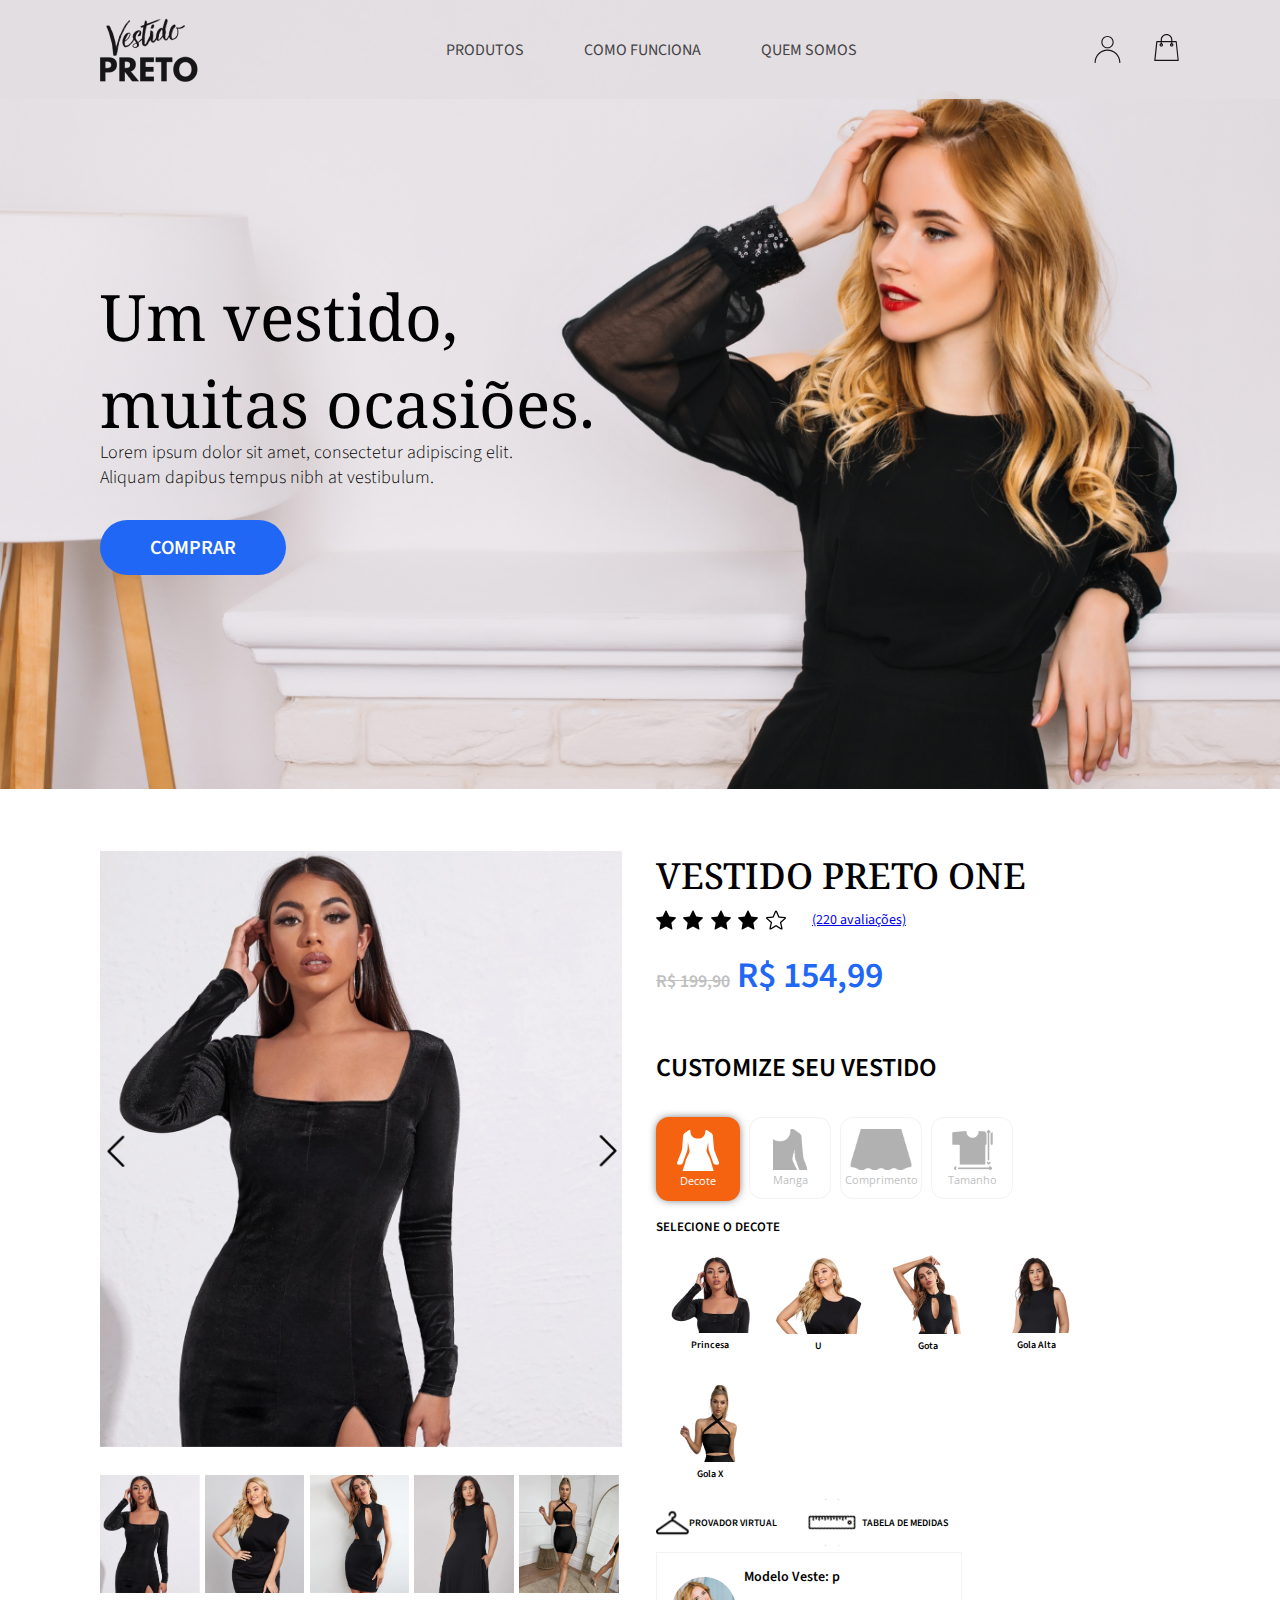
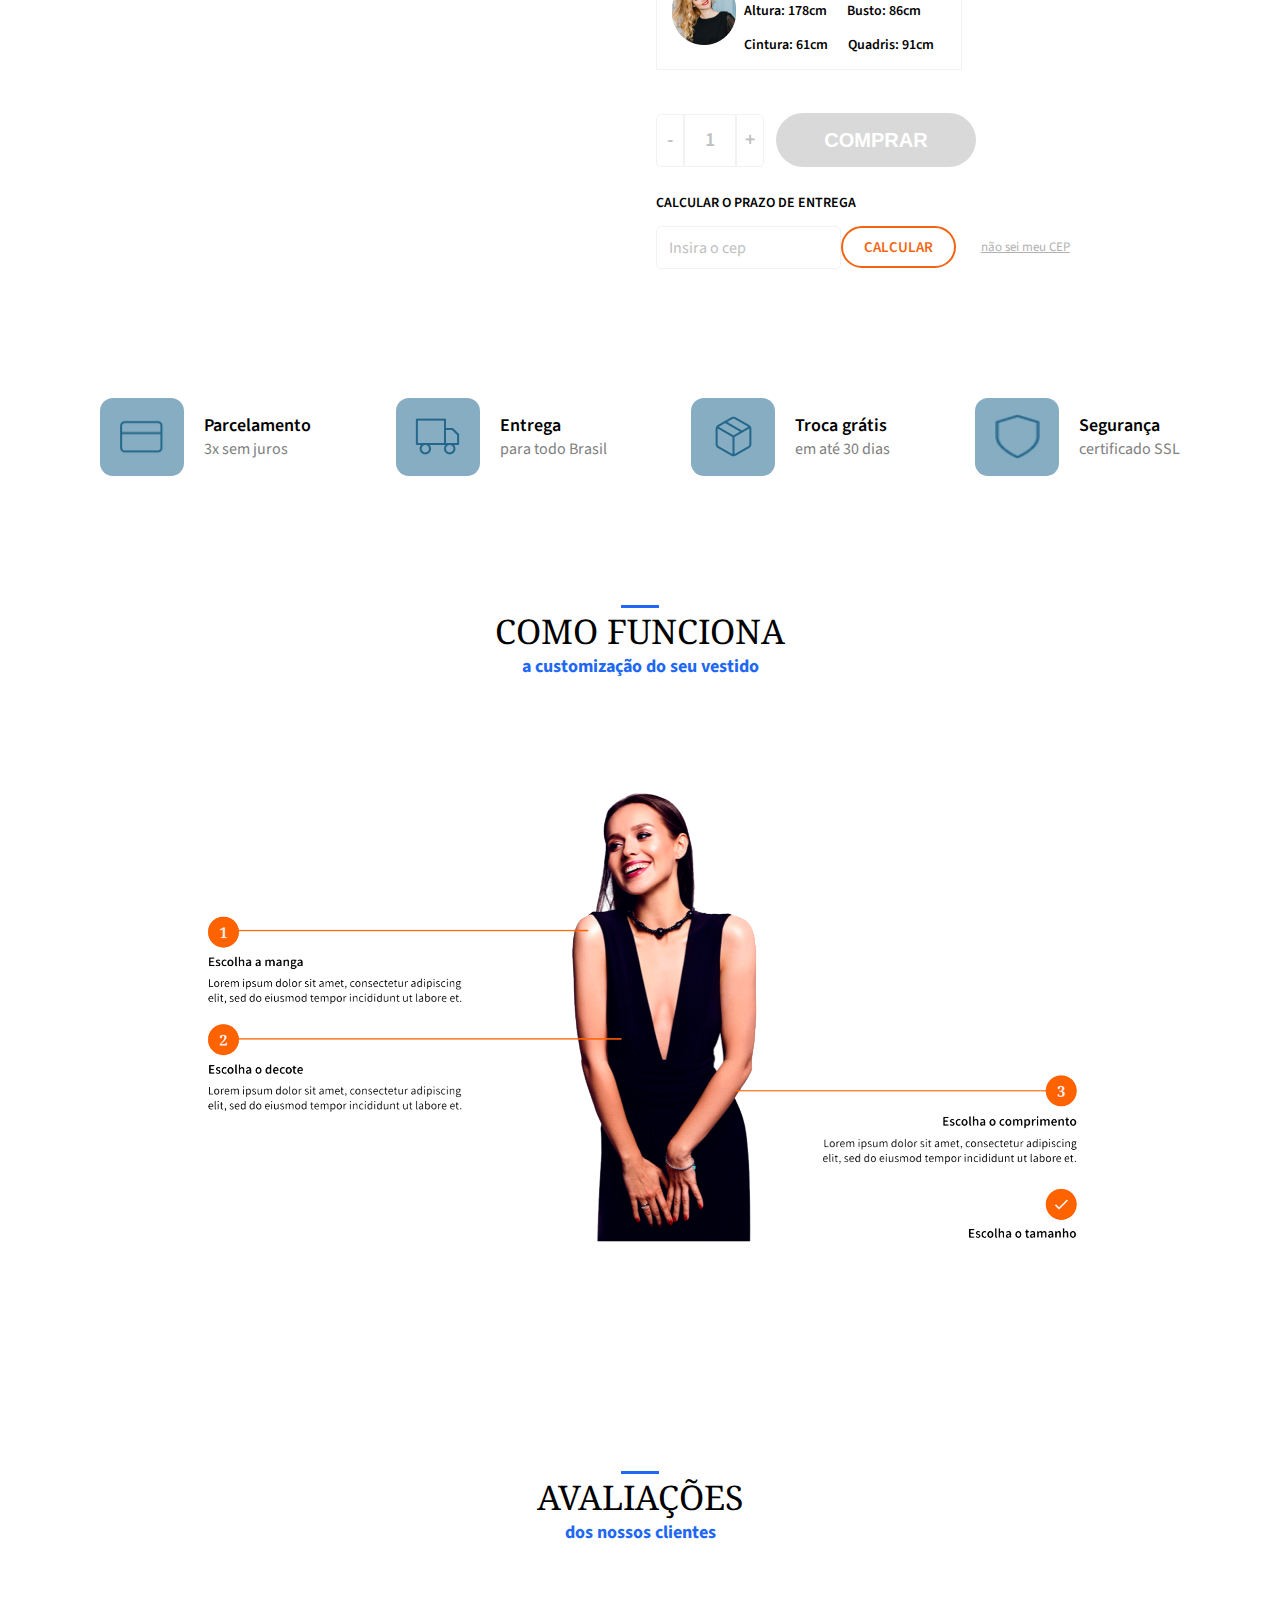
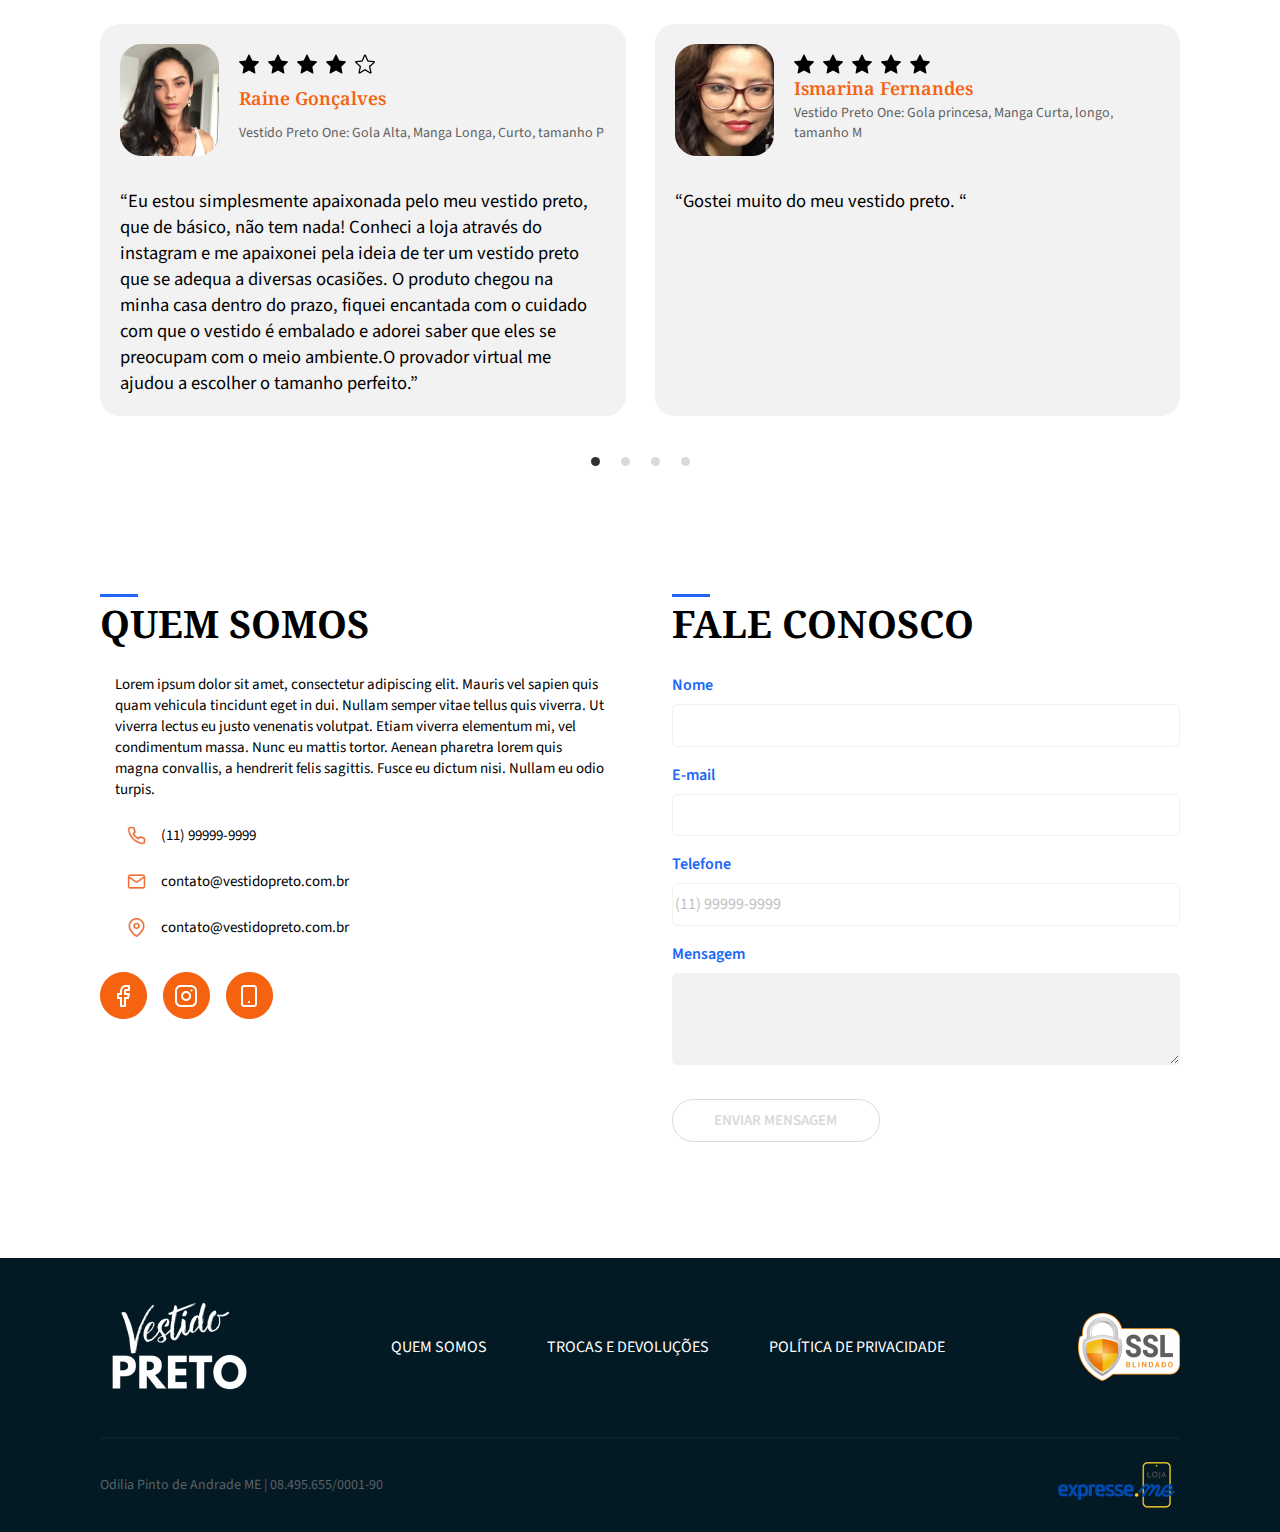
<file: index.html>
<!DOCTYPE html>
<html lang="en">
  <head>
    <meta charset="UTF-8" />
    <meta name="viewport" content="width=device-width, initial-scale=1.0" />
    <link rel="stylesheet" type="text/css" href="css/style.css" />
    <link rel="shortcut icon" href="./img/favicon.ico" />
    <link rel="preconnect" href="https://fonts.gstatic.com" />
    <link
      href="https://fonts.googleapis.com/css2?family=Noto+Serif&family=Open+Sans&display=swap"
      rel="stylesheet"
    />
    <link rel="preconnect" href="https://fonts.gstatic.com" />
    <link
      href="https://fonts.googleapis.com/css2?family=Source+Sans+Pro&display=swap"
      rel="stylesheet"
    />

    <title>Vestido Preto</title>
  </head>
  <body>
    <nav class="menu">
      <div class="page-width">
        <div class="conteudo-menu index">
          <div class="menu-hamburguer">
            <a class="botao-menu">
              <span class="hamburguer"></span>
              <span class="hamburguer"></span>
              <span class="hamburguer"></span>
              <span class="hamburguer"></span>
            </a>
          </div>

          <a class="logo" href="index.html"
            ><img src="img/logo-preto.png" alt=""
          /></a>
          <ul>
            <li><a href="#produto">PRODUTOS </a></li>
            <li><a href="#funciona">COMO FUNCIONA</a></li>
            <li><a href="#quem-somos">QUEM SOMOS</a></li>
          </ul>
          <div class="usuario">
            <a href="./login.html">
              <img src="img/user.svg" alt="" />
            </a>
            <div class="container-carrinho">
              <img src="img/shopping-bag.svg" alt="" />
              <div class="badge">
                <span></span>
              </div>
              <div class="carrinho">
                <span>Itens adicionado ao carrinho</span>
                <div class="container"></div>
                <a href="./carrinho.html">FINALIZAR COMPRA</a>
              </div>
            </div>
          </div>
        </div>
      </div>
    </nav>
    <div class="tabela-medidas">
      <div class="content">
        <div class="sup">
          <img src="./img/logo-preto.png" alt="" />
          <img class="fechar" src="./img/x.png" alt="" />
        </div>

        <div class="conteudo-tabela">
          <div class="imagem"></div>
          <div class="tabela">
            <h1>TABELA DE MEDIDAS</h1>
            <h2>Compare as medidas do seu corpo com esta tabela</h2>
            <table>
              <tr>
                <th class="vazio"></th>
                <th>BUSTO</th>
                <th>CINTURA</th>
                <th>QUADRIL</th>
              </tr>
              <tr>
                <td>PP</td>
                <td>80-87</td>
                <td>62-69</td>
                <td>88-95</td>
              </tr>
              <tr>
                <td>P</td>
                <td>88-95</td>
                <td>70-77</td>
                <td>96-103</td>
              </tr>
              <tr>
                <td>M</td>
                <td>96-105</td>
                <td>78-87</td>
                <td>104-111</td>
              </tr>
              <tr>
                <td>G</td>
                <td>105-111</td>
                <td>88-93</td>
                <td>112-119</td>
              </tr>
              <tr>
                <td>GG</td>
                <td>105-111</td>
                <td>94-98</td>
                <td>120-124</td>
              </tr>
            </table>
          </div>
        </div>
        <div class="botoes-tabela">
          <a class="provador">PROVADOR VIRTUAL</a>
          <a class="fita-metrica"
            ><img src="./img/print.png" alt="" />FITA MÉTRICA</a
          >
        </div>
      </div>
    </div>
    <div class="provador-virtual">
      <div class="content">
        <div class="sup">
          <img src="./img/logo-preto.png" alt="" />
          <img class="fechar" src="./img/x.png" alt="" />
        </div>
        <h1>DESCUBRA SEU TAMANHO</h1>
        <h2>
          Preencha os campos para podermos recomendar o tamanho ideal para você
        </h2>
        <h2 class="titulo-genero">Gênero</h2>
        <div class="genero">
          <a class="FEMININO">
            <img src="./img/feminino.png" alt="" />FEMININO</a
          >
          <a class="MASCULINO"
            ><img src="./img/masculino.png" alt="" />MASCULINO</a
          >
        </div>
        <form>
          <div class="input">
            <label for="">ALTURA</label>
            <input type="number" />
            <span>CM</span>
          </div>
          <div class="input">
            <label for="">ALTURA</label>
            <input type="number" />
            <span>KG</span>
          </div>
          <div class="input">
            <label for="">ALTURA</label>
            <input type="number" />
            <span>ANOS</span>
          </div>
        </form>
        <div class="proximo">
          <a>PRÓXIMO</a>
        </div>
      </div>
    </div>
    <nav class="menu-lateral">
      <div class="botao-x">x</div>

      <ul>
        <li><a href="#produto">PRODUTOS </a></li>
        <li><a href="#funciona">COMO FUNCIONA</a></li>
        <li><a href="#quem-somos">QUEM SOMOS</a></li>
      </ul>
      <ul class="menu-secundario">
        <li><a>Minha conta </a></li>
        <li><a>Trocas e devoluções</a></li>
        <li><a>Política de Privacidade</a></li>
      </ul>
    </nav>
    <div class="overlay-menu"></div>
    <section class="banner">
      <img src="img/bg-header.png" alt="" />
      <div class="texto">
        <h1>Um vestido, muitas ocasiões.</h1>
        <p>
          Lorem ipsum dolor sit amet, consectetur adipiscing elit. Aliquam
          dapibus tempus nibh at vestibulum.
        </p>
        <a href="#produto">Comprar</a>
      </div>
    </section>

    <section id="produto">
      <div class="page-width">
        <div class="conteudo-produto">
          <div class="foto">
            <div class="exibicao">
              <div class="interacao">
                <a class="previous">
                  <img src="img/next 1.svg" alt="" />
                </a>
                <a class="next">
                  <img src="img/next 1.svg" alt="" />
                </a>
              </div>
              <div class="">
                <img src="img/princesa/1.png" alt="" />
              </div>
              <div class="inativo">
                <img src="img/U/1.png" alt="" />
              </div>
              <div class="inativo">
                <img src="img/Gota/1.png" alt="" />
              </div>
              <div class="inativo">
                <img src="img/Gola-alta/1.png" alt="" />
              </div>
              <div class="inativo">
                <img src="img/X/1.png" alt="" />
              </div>
            </div>
            <div class="galeria">
              <a class="ativo">
                <img src="img/princesa/1.png" alt="" />
              </a>
              <a>
                <img src="img/U/1.png" alt="" />
              </a>
              <a>
                <img src="img/Gota/1.png" alt="" />
              </a>
              <a>
                <img src="img/Gola-alta/1.png" alt="" />
              </a>
              <a>
                <img src="img/X/1.png" alt="" />
              </a>
            </div>
            <!--  -->
          </div>
          <div class="info">
            <h1>Vestido Preto One</h1>
            <div class="dados-avaliacao">
              <img src="img/star (1).svg" alt="" />
              <img src="img/star (1).svg" alt="" />
              <img src="img/star (1).svg" alt="" />
              <img src="img/star (1).svg" alt="" />
              <img src="img/star.svg" alt="" />
              <a href="#avaliacoes">(220 avaliações)</a>
            </div>
            <div class="preco">
              <span>R$ 199,90</span>
              R$ 154,99
            </div>
            <h2>Customize seu vestido</h2>
            <div class="customizar">
              <a class="ativo">
                <img src="img/decote-.svg" class="teste" alt="" />

                decote</a
              >
              <a class=""><img src="img/manga-.png" alt="" />manga</a>
              <a class=""
                ><img src="img/comprimento-.png" alt="" />comprimento</a
              >
              <a class=""><img src="img/tamanho-.png" alt="" />tamanho</a>
            </div>

            <h3>Selecione o decote</h3>

            <div class="botao"></div>
            <div class="infos">
              <div>
                <img src="img/hangers 1.svg" alt="" />
                <span>Provador Virtual</span>
              </div>
              <div>
                <img src="img/ruler (1) 1.svg" alt="" />
                <span>Tabela de Medidas</span>
              </div>
            </div>

            <div class="medidas-da-modelo">
              <a>
                <img src="./img/surface1.png" alt="" />
                <span>MEDIDAS DA MODELO</span>
              </a>
            </div>

            <div class="modelo-veste">
              <div class="modelo">
                <img
                  src="img/attractive-blonde-girl-in-room-with-white-turquoise-wall-enjoying-posing-smiling-touching-her-long-wavy-hair-wearing-light-makeup-with-red-lipstick-beautiful-black-dress (2) 5.png"
                  alt=""
                />
              </div>

              <div>
                <p>Modelo Veste: p</p>
                <p><span>Altura: 178cm</span><span>Busto: 86cm</span></p>
                <p><span>Cintura: 61cm</span><span>Quadris: 91cm</span></p>
              </div>
              <div>
                <p></p>
                <p></p>
              </div>
            </div>
            <div class="qtd-comprar">
              <div class="quantidade">
                <a class="menos">-</a>
                <a class="valor">1</a>
                <a class="mais">+</a>
              </div>
              <button class="comprar" disabled>Comprar</button>
            </div>
            <div class="prazo-entrega">
              <h3>CALCULAR O PRAZO DE ENTREGA</h3>
              <form action="" method="post">
                <input
                  type="text"
                  id="cep"
                  placeholder="Insira o cep"
                  maxlength="9"
                />
                <a>CALCULAR</a>
                <a
                  class="nao-sei-meu-cep"
                  href="http://www.buscacep.correios.com.br/sistemas/buscacep/buscaCepEndereco.cfm"
                  >não sei meu CEP</a
                >
              </form>
            </div>
          </div>
        </div>
      </div>
    </section>
    <section class="informacoes-venda">
      <div class="page-width">
        <div class="selos">
          <div class="selo ativo">
            <a>
              <img src="./img/credit-card.png" alt="" />
            </a>
            <div class="descricao">
              <h3>Parcelamento</h3>
              <span>3x sem juros</span>
            </div>
          </div>

          <div class="selo ativo">
            <a>
              <img src="./img/truck.png" alt="" />
            </a>
            <div class="descricao">
              <h3>Entrega</h3>
              <span>para todo Brasil</span>
            </div>
          </div>
          <div class="selo ativo">
            <a>
              <img src="./img/package.png" alt="" />
            </a>
            <div class="descricao">
              <h3>Troca grátis</h3>
              <span>em até 30 dias</span>
            </div>
          </div>
          <div class="selo ativo">
            <a>
              <img src="./img/Vector.png" alt="" />
            </a>
            <div class="descricao">
              <h3>Segurança</h3>
              <span>certificado SSL</span>
            </div>
          </div>
        </div>

        <div class="nav-selos"></div>
      </div>
    </section>

    <section class="funciona" id="funciona">
      <div class="page-width">
        <div class="titulo">
          <div class="separador"></div>
          <h1>Como funciona</h1>
          <p>a customização do seu vestido</p>
        </div>
        <img src="img/como-funciona.png" alt="" />
      </div>
    </section>
    <section class="avaliacoes" id="avaliacoes">
      <div class="page-width">
        <div class="conteudo-avaliacoes">
          <div class="titulo">
            <div class="separador"></div>
            <h1>Avaliações</h1>
            <p>dos nossos clientes</p>
          </div>
          <div class="pessoas"></div>
          <div class="nav"></div>
        </div>
      </div>
    </section>
    <section id="quem-somos">
      <div class="page-width">
        <div class="conteudo-quem-somos">
          <div class="quem-somos">
            <div class="separador"></div>
            <h1>Quem Somos</h1>

            <p>
              Lorem ipsum dolor sit amet, consectetur adipiscing elit. Mauris
              vel sapien quis quam vehicula tincidunt eget in dui. Nullam semper
              vitae tellus quis viverra. Ut viverra lectus eu justo venenatis
              volutpat. Etiam viverra elementum mi, vel condimentum massa. Nunc
              eu mattis tortor. Aenean pharetra lorem quis magna convallis, a
              hendrerit felis sagittis. Fusce eu dictum nisi. Nullam eu odio
              turpis.
            </p>
            <div class="contatos">
              <div class="tel">
                <img src="img/phone.png" alt="" />
                <p>(11) 99999-9999</p>
              </div>
              <div class="mail">
                <img src="img/mail.png" alt="" />
                <p>contato@vestidopreto.com.br</p>
              </div>

              <div class="map">
                <img src="img/map-pin.png" alt="" />
                <p>contato@vestidopreto.com.br</p>
              </div>
            </div>
            <div class="redes">
              <img src="img/facebook.png" alt="" />
              <img src="img/instagram.png" alt="" />
              <img src="img/Whatsapp.png" alt="" />
            </div>
          </div>
          <div class="fale-conosco">
            <div class="separador"></div>
            <h1>Fale Conosco</h1>
            <form action="" class="contato">
              <label for="">Nome</label>
              <input type="text" />
              <label for="">E-mail</label>
              <input type="text" />
              <label for="">Telefone</label>
              <input type="text" placeholder="(11) 99999-9999" maxlength="15" />
              <label for="">Mensagem</label>
              <textarea> </textarea>
              <button>Enviar Mensagem</button>
            </form>
          </div>
        </div>
      </div>
    </section>

    <footer>
      <div class="page-width">
        <div class="rodape">
          <div class="parte1">
            <img class="logo" src="img/logo.png" alt="" />
            <ul>
              <li><a href="">Quem Somos </a></li>
              <li><a href="">Trocas e Devoluções</a></li>
              <li><a href="">Política de Privacidade</a></li>
            </ul>

            <img src="img/selo.png" alt="" class="selo" />
          </div>
          <div class="parte2">
            <p>Odilia Pinto de Andrade ME | 08.495.655/0001-90</p>
            <img src="img/expresse.me.png" alt="" />
          </div>
        </div>
      </div>
    </footer>
    <script type="module" src="js/script.js"></script>
  </body>
</html>
</file>
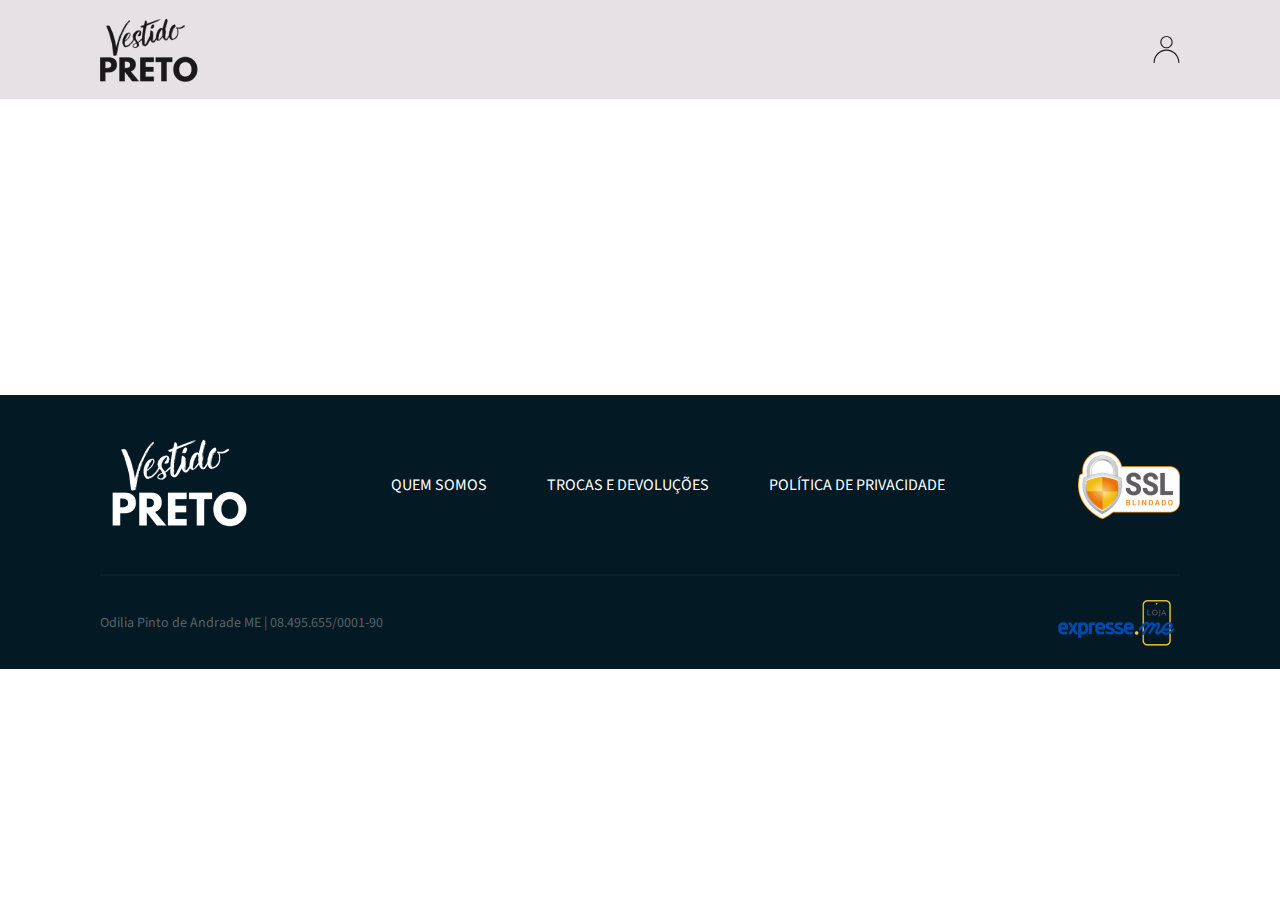
<file: carrinho.html>
<!DOCTYPE html>
<html lang="en">
  <head>
    <meta charset="UTF-8" />
    <meta name="viewport" content="width=device-width, initial-scale=1.0" />
    <link rel="stylesheet" type="text/css" href="css/style.css" />
    <link rel="shortcut icon" href="./img/favicon.ico" />
    <link rel="preconnect" href="https://fonts.gstatic.com" />
    <link
      href="https://fonts.googleapis.com/css2?family=Noto+Serif&family=Open+Sans&display=swap"
      rel="stylesheet"
    />
    <link rel="preconnect" href="https://fonts.gstatic.com" />
    <link
      href="https://fonts.googleapis.com/css2?family=Source+Sans+Pro&display=swap"
      rel="stylesheet"
    />

    <title>Vestido Preto - Carrinho</title>
  </head>
  <body>
    <nav class="menu">
      <div class="page-width">
        <div class="conteudo-menu shop">
      <a  class="logo" href="./index.html"><img src="img/logo-preto.png" alt="" /></a>
      <ul>
        <li></li>
        <li></li>
        <li></li>
      </ul>
      <div class="usuario">
        <a href="./login.html">

          <img src="img/user.svg" alt="" />
        </a>
          
        </div>
      </div>
    </div>
  </div>
    </nav>


    <section class="carrinho-compra">
      <div class="page-width">

      </div>
      
   </section>
   <section class="funciona" id="funciona">
     
   </section>

    
    
    
    <footer>
      <div class="page-width">
      <div class="rodape">
        <div class="parte1">
          <img class="logo" src="img/logo.png" alt="" />
          <ul>
            <li><a href="">Quem Somos </a></li>
            <li><a href="">Trocas e Devoluções</a></li>
            <li><a href="">Política de Privacidade</a></li>
          </ul>

          <img src="img/selo.png" alt="" class="selo" />
        </div>
        <div class="parte2">
          <p>Odilia Pinto de Andrade ME | 08.495.655/0001-90</p>
          <img src="img/expresse.me.png" alt="" />
        </div>
      </div>
    </div>
    </footer>
    <script type="module" src="js/script-carrinho.js"></script>
  </body>
</html>
</file>
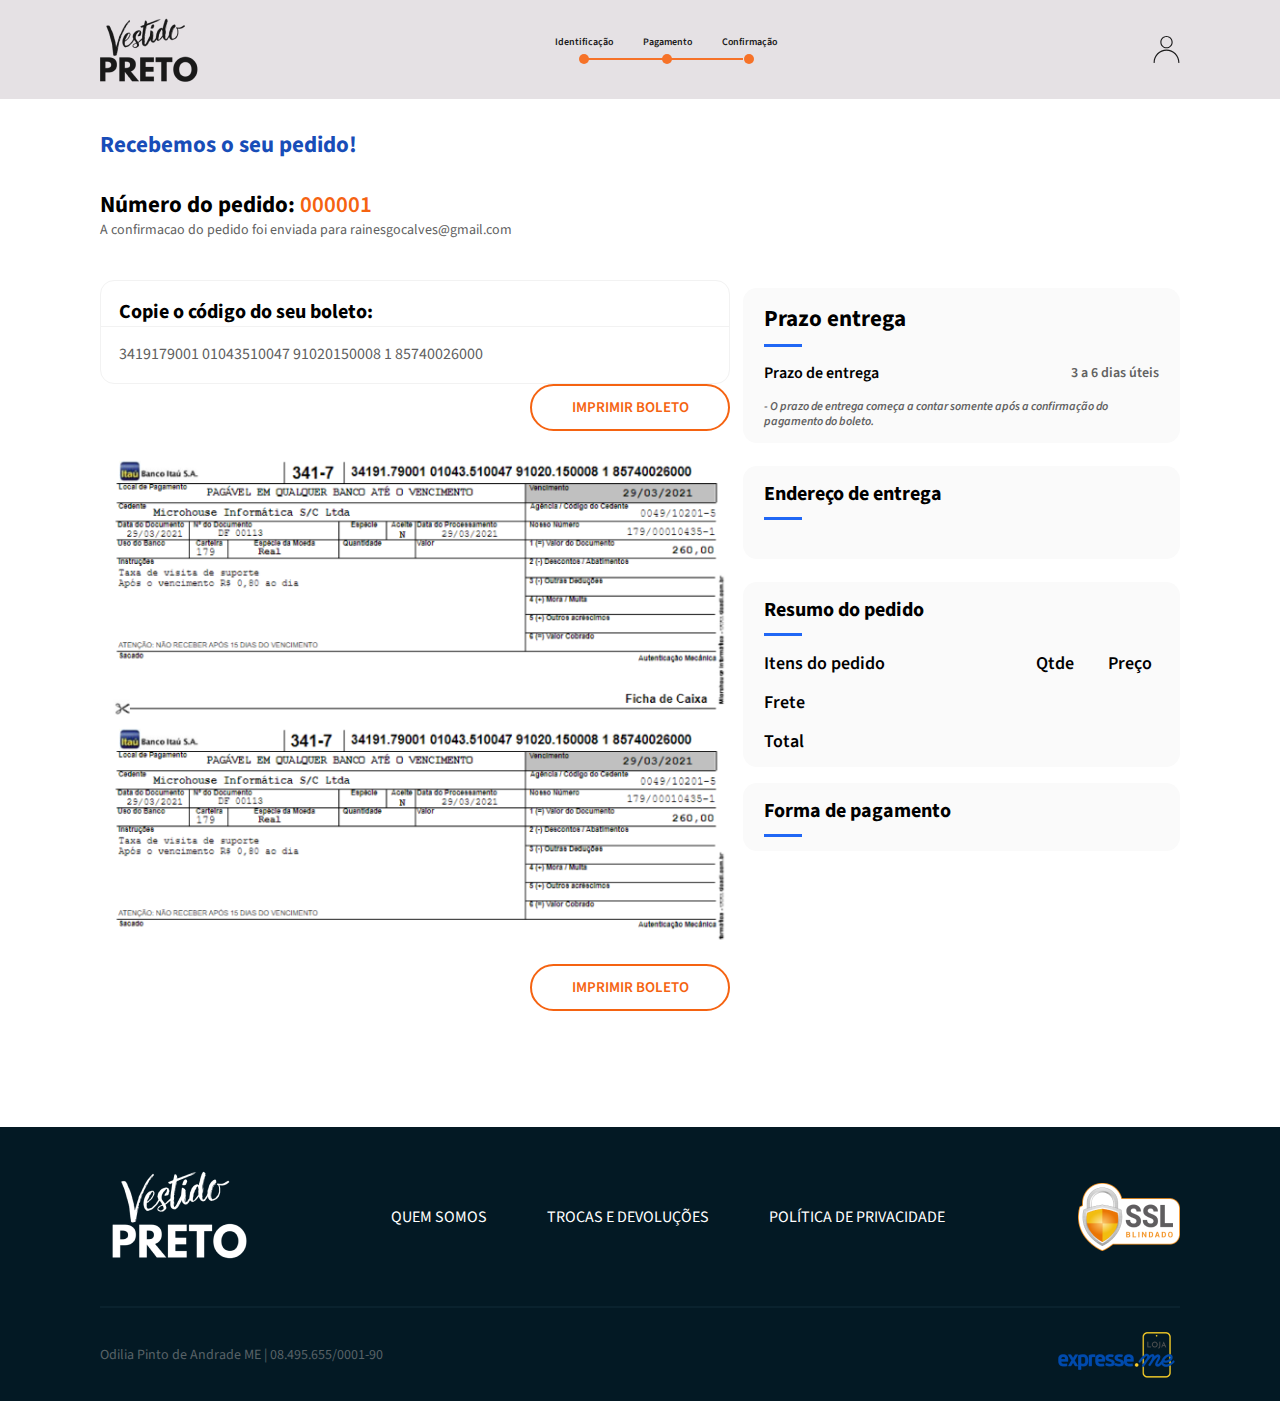
<file: confirmacao.html>
<!DOCTYPE html>
<html lang="en">
  <head>
    <meta charset="UTF-8" />
    <meta name="viewport" content="width=device-width, initial-scale=1.0" />
    <link rel="stylesheet" type="text/css" href="css/style.css" />
    <link rel="shortcut icon" href="./img/favicon.ico" />
    <link rel="preconnect" href="https://fonts.gstatic.com" />
    <link
      href="https://fonts.googleapis.com/css2?family=Noto+Serif&family=Open+Sans&display=swap"
      rel="stylesheet"
    />
    <link rel="preconnect" href="https://fonts.gstatic.com" />
    <link
      href="https://fonts.googleapis.com/css2?family=Source+Sans+Pro&display=swap"
      rel="stylesheet"
    />
    <title>Confirmacao</title>
  </head>
  <body>
    <nav class="menu confirmacao">
      <div class="page-width">
<div class="conteudo-menu">
      <a class="logo" href="./index.html"
        ><img src="img/logo-preto.png" alt=""
      /></a>
        <div class="id-pag-ok">
          <ul>
            <li>
              Identificação
              <div class="bolinha ativo"></div>
            </li>

            <li>
              Pagamento
              <div class="bolinha ativo"></div>
            </li>

            <li>
              Confirmação
              <div class="bolinha ativo"></div>
            </li>
          </ul>
          <div class="linhas">
            <div class="linha ativo"></div>
            <div class="linha ativo"></div>
          </div>
        </div>

        <div class="usuario">
          <a href="./login.html">
            <img src="img/user.svg" alt="" />
          </a>
        </div>
      </div>
    </nav>

    <section class="pag-container">
      <div class="page-width">
      <div class="pedido">
        <h1>Recebemos o seu pedido!</h1>
        <div class="numero-pedido">
          <h1>Número do pedido: <span>000001</span></h1>

          <span
            >A confirmacao do pedido foi enviada para
            rainesgocalves@gmail.com</span
          >
        </div>
        <a class="acompanhar-pedido"> ACOMPANHAR PEDIDO </a>
        <div class="codigo-boleto">
          <h2>Copie o código do seu boleto:</h2>
          <div class="container-info">
            <div class="info-boleto">
              <span>3419179001 01043510047 91020150008 1 85740026000</span>
            </div>
            <a class="copiar-codigo"> COPIAR CÓDIGO </a>
          </div>
        </div>

        <div class="boleto-impresso">
          <a> IMPRIMIR BOLETO </a>
          <img src="./img/boleto.png" />
          <a> IMPRIMIR BOLETO </a>
        </div>
      </div>

      <div class="resumo-pedido">
        <div class="prazo-entrega">
          <h1>Prazo entrega</h1>
          <div class="separador"></div>
          <div class="prazo-frete">
            <h3>Prazo de entrega</h3>
            <span>3 a 6 dias úteis</span>
          </div>
          <span
            >- O prazo de entrega começa a contar somente após a confirmação do
            pagamento do boleto.</span
          >
        </div>

        <div class="endereco-entrega">
          <h1>Endereço de entrega</h1>
          <div class="separador"></div>
          <div class="endereco">
            <h3></h3>
            <span></span>
            <span></span>
            <span></span>
            <span></span>
            <span></span>
            <!-- <h3>Casa</h3>
          <span>Rua Torres da Barra, 207</span>
          <span>Apto: 402</span>
          <span>Bairro: Água Branca</span>
          <span>Cidade: São Paulo - SP</span>
          <span>CEP: 05037-055</span> -->
          </div>
        </div>

        <div class="items-resumo">
          <h1>Resumo do pedido</h1>
          <div class="separador"></div>
          <div class="container-items">
            <div class="item-produto">
              <h2>Itens do pedido</h2>
            </div>
            <div class="item-qtd">
              <h2>Qtde</h2>
            </div>
            <div class="item-preco">
              <h2>Preço</h2>
            </div>
          </div>

          <div class="frete-resumo">
            <h2>Frete</h2>
          </div>
          <div class="total-resumo">
            <h2>Total</h2>
          </div>
        </div>
        <div class="forma-pagamento">
          <h1>Forma de pagamento</h1>
          <div class="separador"></div>
        </div>
      </div>
    </div>
    </section>

    <footer>
      <div class="page-width">
      <div class="rodape">
        <div class="parte1">
          <img class="logo" src="img/logo.png" alt="" />
          <ul>
            <li><a href="">Quem Somos </a></li>
            <li><a href="">Trocas e Devoluções</a></li>
            <li><a href="">Política de Privacidade</a></li>
          </ul>

          <img src="img/selo.png" alt="" class="selo" />
        </div>
        <div class="parte2">
          <p>Odilia Pinto de Andrade ME | 08.495.655/0001-90</p>
          <img src="img/expresse.me.png" alt="" />
        </div>
      </div>
    </div>
    </footer>
    <script src="js/confirmacao.js"></script>
  </body>
</html>
</file>
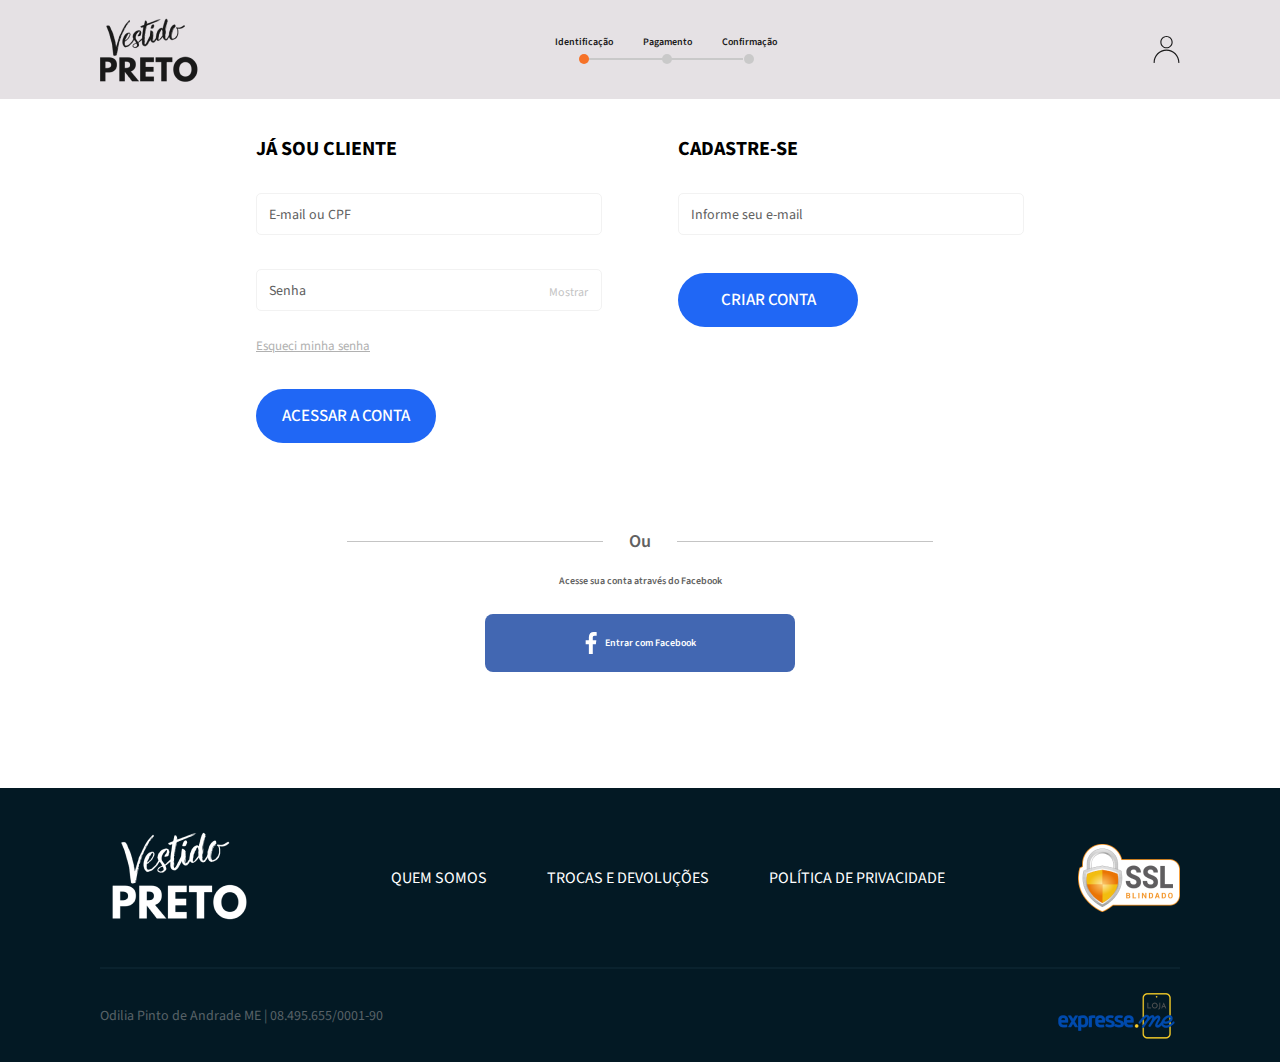
<file: login.html>
<!DOCTYPE html>
<html lang="en">
  <head>
    <meta charset="UTF-8" />
    <meta name="viewport" content="width=device-width, initial-scale=1.0" />
    <link rel="stylesheet" type="text/css" href="css/style.css" />
    <link rel="shortcut icon" href="./img/favicon.ico" />
    <link rel="preconnect" href="https://fonts.gstatic.com" />
    <link
      href="https://fonts.googleapis.com/css2?family=Noto+Serif&family=Open+Sans&display=swap"
      rel="stylesheet"
    />
    <link rel="preconnect" href="https://fonts.gstatic.com" />
    <link
      href="https://fonts.googleapis.com/css2?family=Source+Sans+Pro&display=swap"
      rel="stylesheet"
    />
    <title>Login</title>
  </head>
  <body>
    <nav class="menu confirmacao">
      <div class="page-width">
        <div class="conteudo-menu">
          <a class="logo" href="./index.html"
            ><img src="img/logo-preto.png" alt=""
          /></a>

          <div class="id-pag-ok">
            <ul>
              <li>
                Identificação
                <div class="bolinha ativo"></div>
              </li>

              <li>
                Pagamento
                <div class="bolinha"></div>
              </li>

              <li>
                Confirmação
                <div class="bolinha"></div>
              </li>
            </ul>
            <div class="linhas">
              <div class="linha"></div>
              <div class="linha"></div>
            </div>
          </div>

          <div class="usuario">
            <a href="./login.html">
              <img src="img/user.svg" alt="" />
            </a>
          </div>
        </div>
      </div>
    </nav>

    <section class="pagina-login ativo">
      <div class="login">
        <div class="logar">
          <h1>JÁ SOU CLIENTE</h1>
          <form>
            <div class="login-input">
              <input type="text" placeholder="E-mail ou CPF" />
            </div>
            <div class="senha">
              <input type="password" placeholder="Senha" />
              <a class="mostrar">Mostrar</a>
            </div>
            <div class="senha-input"></div>
            <div class="esqueci-senha">
              <a>Esqueci minha senha</a>
            </div>
            <button class="btn-login">ACESSAR A CONTA</button>
          </form>
        </div>
        <div class="divisor">
          <div class="traco"></div>
          <span>Ou</span>
          <div class="traco"></div>
        </div>
        <div class="cadastrar">
          <h1>CADASTRE-SE</h1>
          <form>
            <input type="text" placeholder="Informe seu e-mail" />
            <button class="btn-cadastro">CRIAR CONTA</button>
          </form>
        </div>
      </div>
      <div class="facebook">
        <div class="divisor">
          <div class="traco"></div>
          <span>Ou</span>
          <div class="traco"></div>
        </div>
        <span>Acesse sua conta através do Facebook</span>
        <a class="btn-facebook">
          <img src="img/facebook.svg" alt="" />
          <span>Entrar com Facebook</span>
        </a>
      </div>
    </section>
    <footer>
      <div class="page-width">
        <div class="rodape">
          <div class="parte1">
            <img class="logo" src="img/logo.png" alt="" />
            <ul>
              <li><a href="">Quem Somos </a></li>
              <li><a href="">Trocas e Devoluções</a></li>
              <li><a href="">Política de Privacidade</a></li>
            </ul>

            <img src="img/selo.png" alt="" class="selo" />
          </div>
          <div class="parte2">
            <p>Odilia Pinto de Andrade ME | 08.495.655/0001-90</p>
            <img src="img/expresse.me.png" alt="" />
          </div>
        </div>
      </div>
    </footer>
    <script src="js/login.js"></script>
  </body>
</html>
</file>
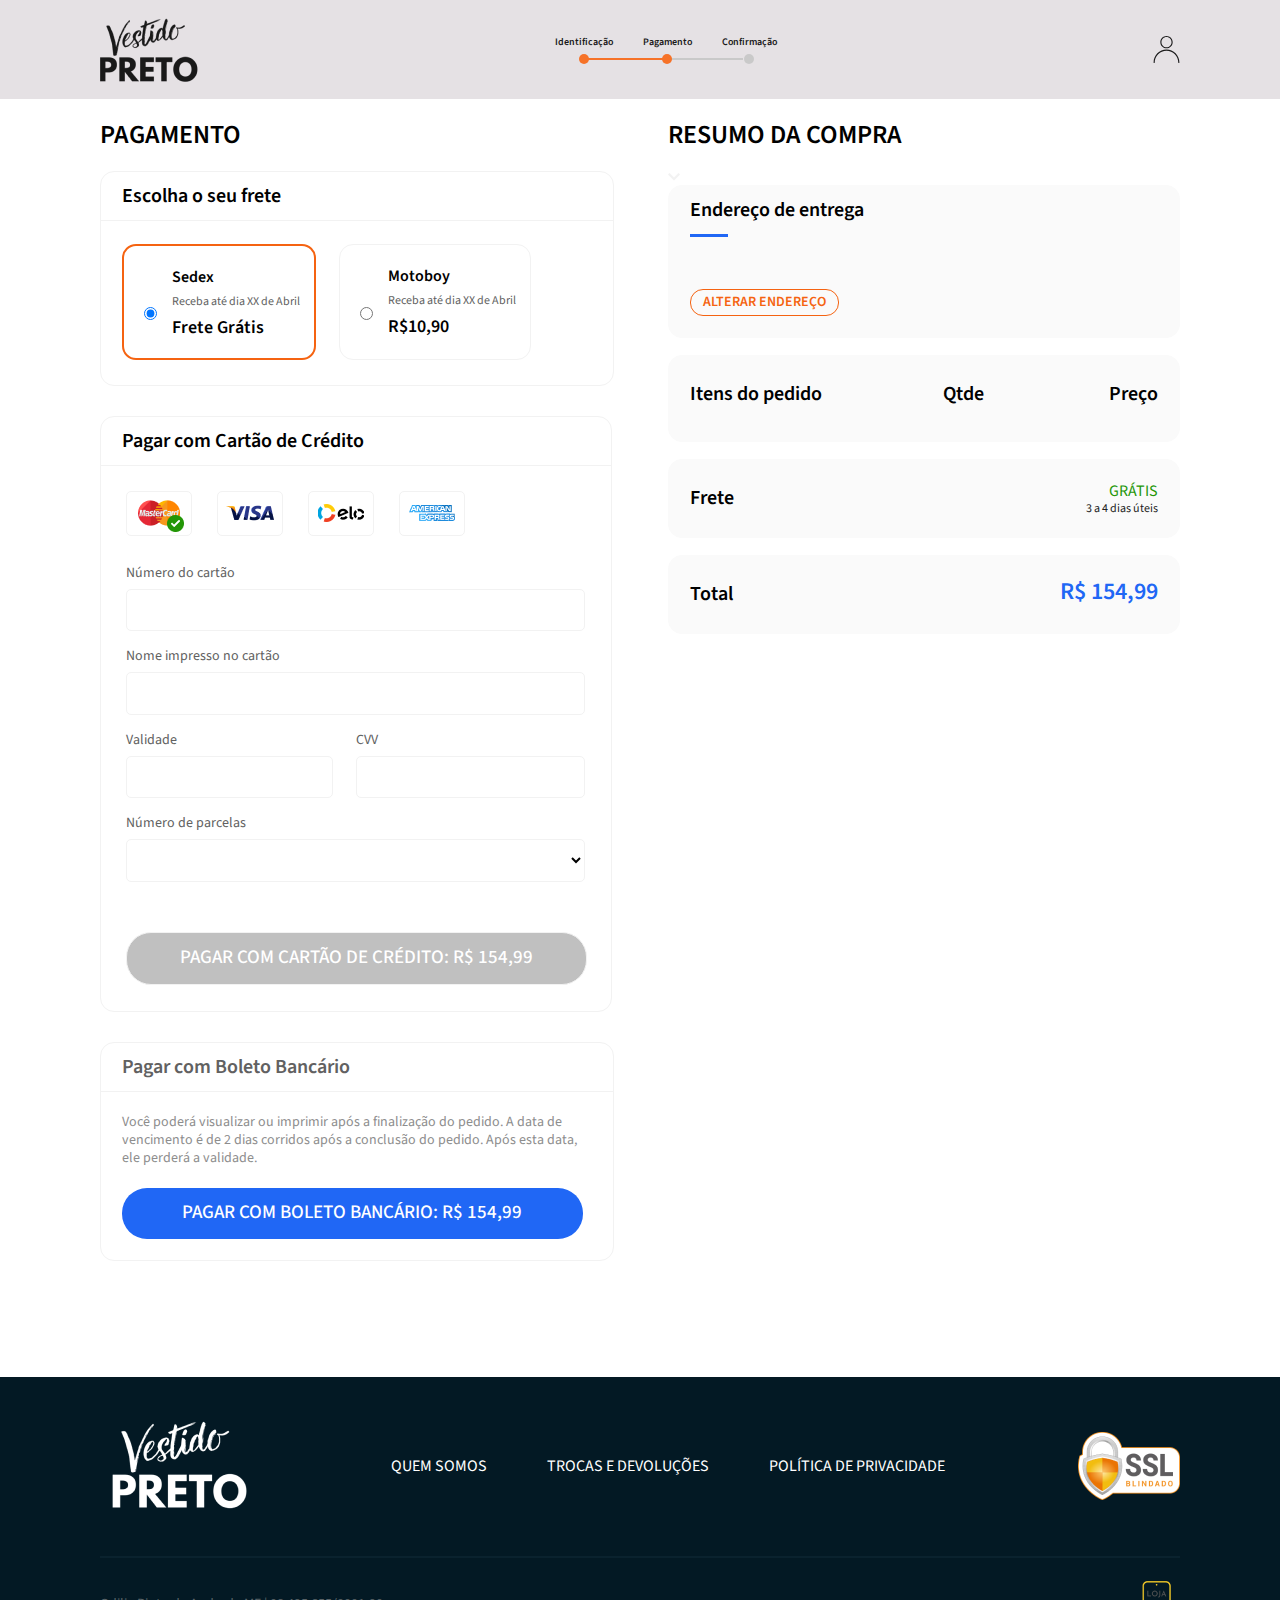
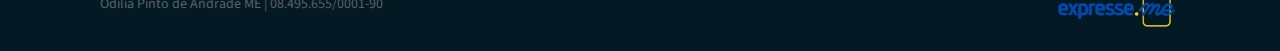
<file: pagamento.html>
<!DOCTYPE html>
<html lang="en">
  <head>
    <meta charset="UTF-8" />
    <meta name="viewport" content="width=device-width, initial-scale=1.0" />
    <link rel="stylesheet" type="text/css" href="css/style.css" />
    <link rel="shortcut icon" href="./img/favicon.ico" />
    <link rel="preconnect" href="https://fonts.gstatic.com" />
    <link
      href="https://fonts.googleapis.com/css2?family=Noto+Serif&family=Open+Sans&display=swap"
      rel="stylesheet"
    />
    <link rel="preconnect" href="https://fonts.gstatic.com" />
    <link
      href="https://fonts.googleapis.com/css2?family=Source+Sans+Pro&display=swap"
      rel="stylesheet"
    />
    <title>Pagamento</title>
  </head>
  <body>
    <div class="modal">
      <div class="content">
        <div class="titulo">
          <h1>Escolha o endereço</h1>
          <a class="fechar"><img src="./img/x.png" alt="" /></a>
        </div>
        <div class="escolha-endereco"></div>
        <a class="add-endereco"> ADICIONAR NOVO ENDEREÇO </a>
      </div>
      <div class="add-endereco">
        <div class="titulo">
          <h1>ADICIONAR NOVO ENDEREÇO</h1>
          <a class="fechar"><img src="./img/x.png" alt="" /></a>
        </div>
        <form>
          <div class="input">
            <label>Nome do destinatário *</label>
            <input type="text" />
          </div>
          <div class="cep">
            <div class="input">
              <label>CEP *</label>
              <input type="text" />
              <a>não sei meu CEP</a>
            </div>
          </div>

          <div class="endereco">
            <div class="input">
              <label>Endereço *</label>
              <input type="text" />
            </div>
            <div class="input">
              <label>Número *</label>
              <input type="text" />
            </div>
          </div>
          <div class="input">
            <label>Complemento</label>
            <input type="text" />
          </div>
          <div class="bairro-cidade">
            <div class="input">
              <label>Bairro *</label>
              <input type="text" />
            </div>
            <div class="input">
              <label>Cidade *</label>
              <input type="text" />
            </div>
          </div>
          <div class="input">
            <label>Estado *</label>
            <select id="UF">
              <option value=""></option>
              <option value="AC">Acre</option>
              <option value="AL">Alagoas</option>
              <option value="AP">Amapá</option>
              <option value="AM">Amazonas</option>
              <option value="BA">Bahia</option>
              <option value="CE">Ceará</option>
              <option value="DF">Distrito Federal</option>
              <option value="ES">Espirito Santo</option>
              <option value="GO">Goiás</option>
              <option value="MA">Maranhão</option>
              <option value="MS">Mato Grosso do Sul</option>
              <option value="MT">Mato Grosso</option>
              <option value="MG">Minas Gerais</option>
              <option value="PA">Pará</option>
              <option value="PB">Paraíba</option>
              <option value="PR">Paraná</option>
              <option value="PE">Pernambuco</option>
              <option value="PI">Piauí</option>
              <option value="RJ">Rio de Janeiro</option>
              <option value="RN">Rio Grande do Norte</option>
              <option value="RS">Rio Grande do Sul</option>
              <option value="RO">Rondônia</option>
              <option value="RR">Roraima</option>
              <option value="SC">Santa Catarina</option>
              <option value="SP">São Paulo</option>
              <option value="SE">Sergipe</option>
              <option value="TO">Tocantins</option>
            </select>
          </div>
        </form>
        <div class="botoes">
          <a class="salvar-endereco">SALVAR ENDEREÇO</a>
          <a class="cancelar">CANCELAR</a>
        </div>
      </div>
    </div>

    <div class="overlay"></div>
    <nav class="menu">
      <div class="page-width">
        <div class="conteudo-menu">
          <a class="logo" href="./index.html"
            ><img src="img/logo-preto.png" alt=""
          /></a>

          <div class="id-pag-ok">
            <ul>
              <li>
                Identificação
                <div class="bolinha ativo"></div>
              </li>

              <li>
                Pagamento
                <div class="bolinha ativo"></div>
              </li>

              <li>
                Confirmação
                <div class="bolinha"></div>
              </li>
            </ul>
            <div class="linhas">
              <div class="linha ativo"></div>
              <div class="linha"></div>
            </div>
          </div>

          <div class="usuario">
            <a href="./login.html">
              <img src="img/user.svg" alt="" />
            </a>
          </div>
        </div>
      </div>
    </nav>
    <section class="pagamento-container">
      <div class="page-width">
        <div class="pagamento">
          <h1>PAGAMENTO</h1>
          <div class="escolha-frete">
            <h2>Escolha o seu frete</h2>
            <div class="container-tipo">
              <a class="sedex ativo">
                <input type="radio" value="sedex" checked />
                <div class="info-tipo">
                  <h3>Sedex</h3>
                  Receba até dia XX de Abril
                  <span>Frete Grátis</span>
                </div>
              </a>

              <a class="motoboy">
                <input type="radio" value="motoboy" />
                <div class="info-tipo">
                  <h3>Motoboy</h3>
                  Receba até dia XX de Abril
                  <span>R$10,90</span>
                </div>
              </a>
            </div>
          </div>

          <div class="cartao oculto">
            <div class="titulo">
              <input type="radio" value="cartao" />
              <h2>Pagar com Cartão de Crédito</h2>
            </div>
            <div class="cartoes oculto">
              <a class="box-cartao" id="mastercard">
                <img src="img/mastercard 1.png" alt="" />
                <img src="img/select.png" id="select" class="ativo" />
              </a>
              <a class="box-cartao" id="visa">
                <img src="img/visa 1.png" alt="" />
                <img src="img/select.png" id="select" class="desativado" />
              </a>
              <a class="box-cartao" id="elo">
                <img src="img/elo.png" alt="" />
                <img src="img/select.png" id="select" class="desativado" />
              </a>
              <a class="box-cartao" id="american-express">
                <img src="img/expresso-americano 1.png" alt="" />
                <img src="img/select.png" id="select" class="desativado" />
              </a>
            </div>
            <form class="dados-cartoes oculto">
              <label>Número do cartão</label>
              <input type="text" id="numero" />
              <label>Nome impresso no cartão</label>
              <input type="text" id="nome" />
              <div class="val-cvv">
                <div class="val">
                  <label>Validade</label>
                  <input type="text" id="validade" />
                </div>
                <div class="cvv">
                  <label>CVV</label>
                  <input type="text" id="cvv" />
                </div>
              </div>
              <label>Número de parcelas</label>

              <select id="parcelas">
                <!-- <option value="1x">1x de R$ 154,90 sem juros</option>
            <option value="2x">2x de R$ 77,49 sem juros</option>
            <option value="3x">3x de R$ 51,66 sem juros</option> -->
              </select>
              <a class="cartao desabilitado" id="botao-compra">
                PAGAR COM CARTÃO DE CRÉDITO: R$ 154,99
              </a>
            </form>
          </div>

          <div class="boleto oculto">
            <div class="titulo">
              <input type="radio" value="boleto" checked />
              <h2>Pagar com Boleto Bancário</h2>
            </div>
            <span
              >Você poderá visualizar ou imprimir após a finalização do pedido.
              A data de vencimento é de 2 dias corridos após a conclusão do
              pedido. Após esta data, ele perderá a validade.</span
            >
            <a>PAGAR COM BOLETO BANCÁRIO: R$ 154,99</a>
          </div>
          <div class="botao-continuar">
            <a class="continuar"> Continuar </a>
          </div>
        </div>
        <div class="resumo">
          <div class="menu-accordion">
            <div class="container-accordion">
              <h1>RESUMO DA COMPRA</h1>
              <img src="./img/seta.png" alt="" class="ativo" />
            </div>
          </div>
          <div class="container-endereco">
            <h2>Endereço de entrega</h2>
            <div class="separador"></div>
            <div class="endereco">
              <h3></h3>
              <span></span>
              <span></span>
              <span></span>
              <span></span>
              <span></span>
            </div>
            <a class="alterar-endereco"> Alterar Endereço </a>
          </div>

          <div class="items oculto">
            <div class="item-produto">
              <h2>Itens do pedido</h2>
            </div>
            <div class="item-qtd">
              <h2>Qtde</h2>
            </div>
            <div class="item-preco">
              <h2>Preço</h2>
            </div>
          </div>

          <div class="frete ativo oculto">
            <h2>Frete</h2>
            <div class="preco-frete">
              <h3>Grátis</h3>
              <span> 3 a 4 dias úteis </span>
            </div>
          </div>
          <div class="total oculto">
            <h2>Total</h2>
            <span>R$ 154,99</span>
          </div>
          <div class="container-endereco-mobile">
            <div class="titulo-endereco">
              <h2>Endereço de entrega</h2>
            </div>

            <div class="endereco">
              <h3></h3>
              <span></span>
              <span></span>
              <span></span>
              <span></span>
              <span></span>
              <!-- <h3>Casa</h3>
          <span>Rua Torres da Barra, 207</span>
          <span>Apto:402</span>
          <span>Bairro:Água Branca</span>
          <span>Cidade: São Paulo - SP</span>
          <span>CEP: 05037-055</span> -->
            </div>
            <a class="alterar-endereco"> Alterar Endereço </a>
          </div>
        </div>
      </div>
    </section>

    <footer>
      <div class="page-width">
        <div class="rodape">
          <div class="parte1">
            <img class="logo" src="img/logo.png" alt="" />
            <ul>
              <li><a href="">Quem Somos </a></li>
              <li><a href="">Trocas e Devoluções</a></li>
              <li><a href="">Política de Privacidade</a></li>
            </ul>

            <img src="img/selo.png" alt="" class="selo" />
          </div>
          <div class="parte2">
            <p>Odilia Pinto de Andrade ME | 08.495.655/0001-90</p>
            <img src="img/expresse.me.png" alt="" />
          </div>
        </div>
      </div>
    </footer>
    <script src="js/pagamento.js"></script>
  </body>
</html>
</file>
<file: css/style.css>
@import 'menu.css';
@import 'banner.css';
@import 'produto.css';
@import 'produto-galeria.css';
@import 'selos.css';
@import 'como-funciona.css';
@import 'avaliacoes.css';
@import 'quem-somos.css';
@import 'rodape.css';
@import 'page-carrinho.css';
@import 'login.css';
@import 'pagamento.css';
@import 'confirmacao.css';
body {
  background-color: white;
  align-items: center;
  margin: 0;
  padding: 0px;
  font-family: Source Sans Pro;
  scroll-behavior: smooth;
  font-style: normal;
  font-weight: 600;
  font-size: 10px;
  overflow-x: hidden;
}

html {
  background-color: white;
}
.separador {
  width: 38px;
  height: 3px;
  background-color: #2067f5;
  display: block;
}
::placeholder {
  font-family: Source Sans Pro;
  font-size: 16px;
  color: #c0c0c0;
}
.page-width {
  width: 100%;
  box-sizing: border-box;
  padding: 0 100px;
}

@media (max-width: 1024px) {
  .page-width {
    padding: 0 20px;
  }
  #produto .page-width {
    padding: 0;
  }
}
</file>
